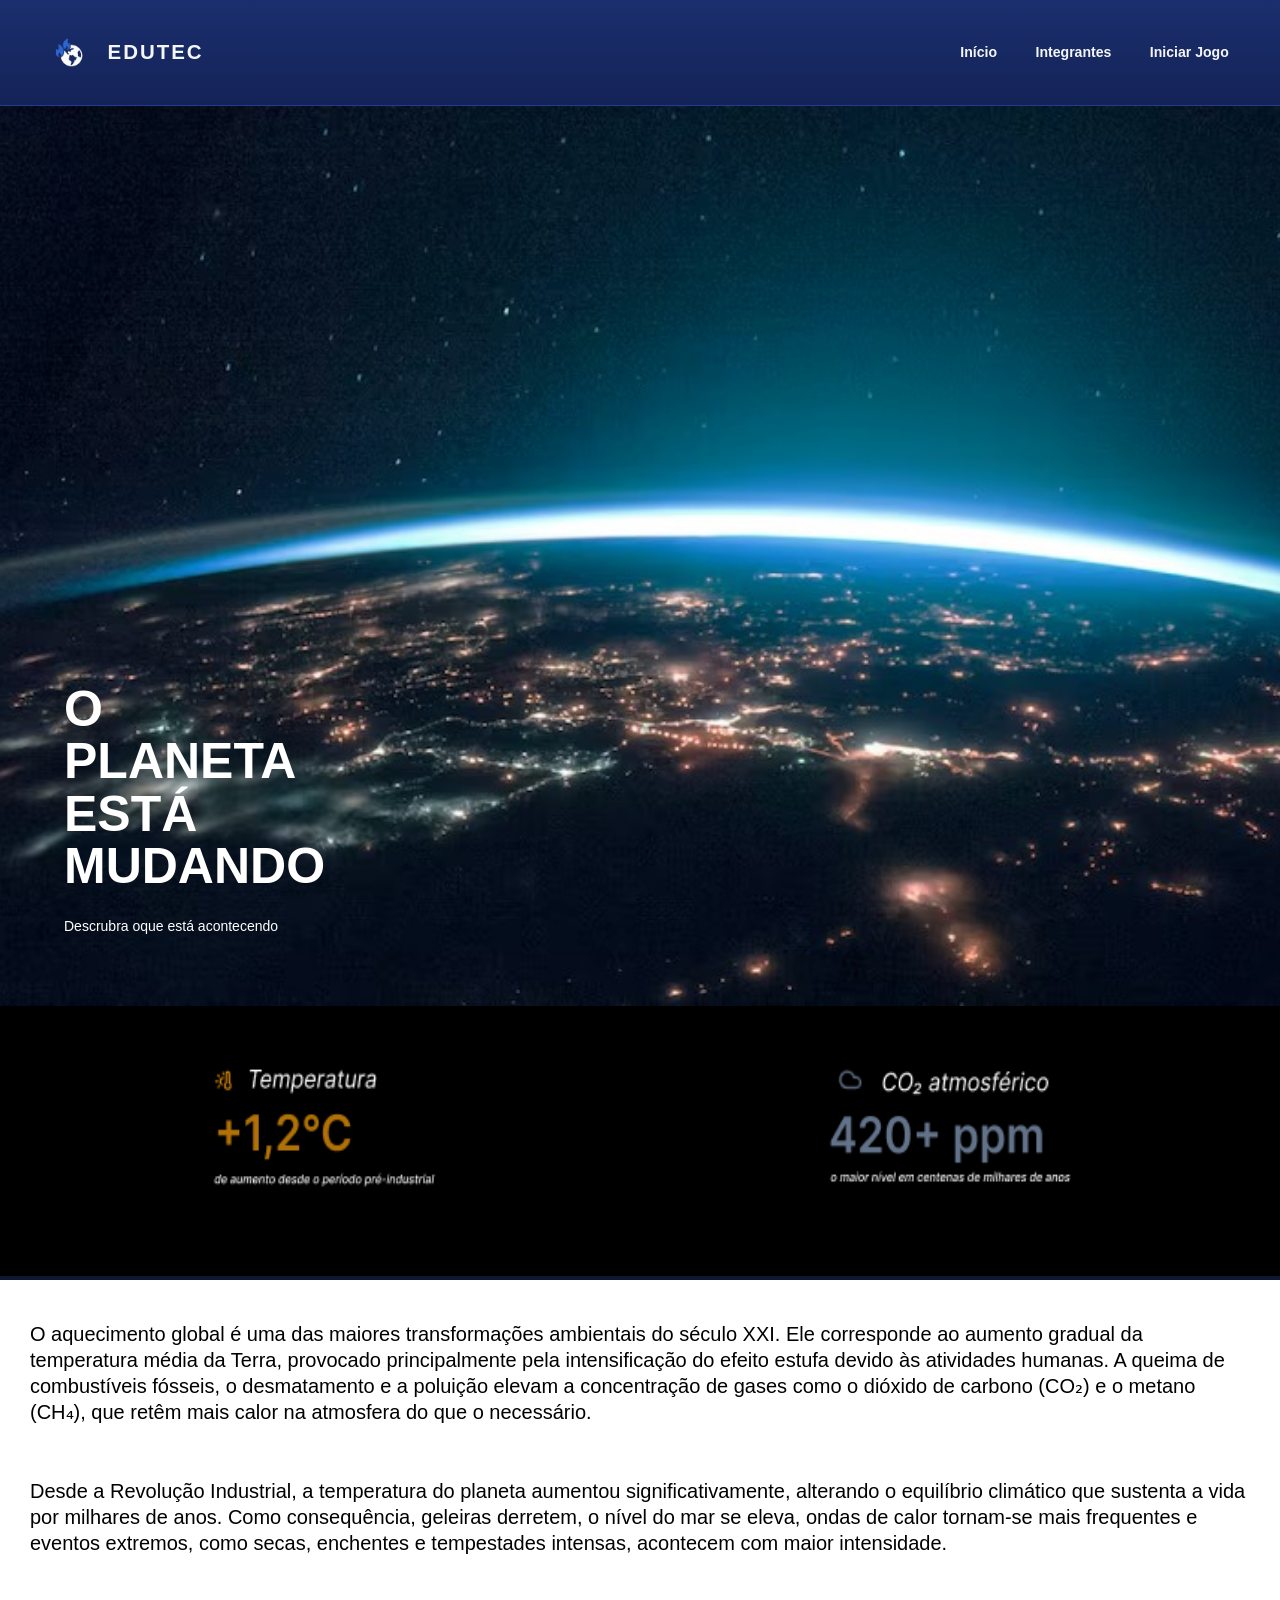
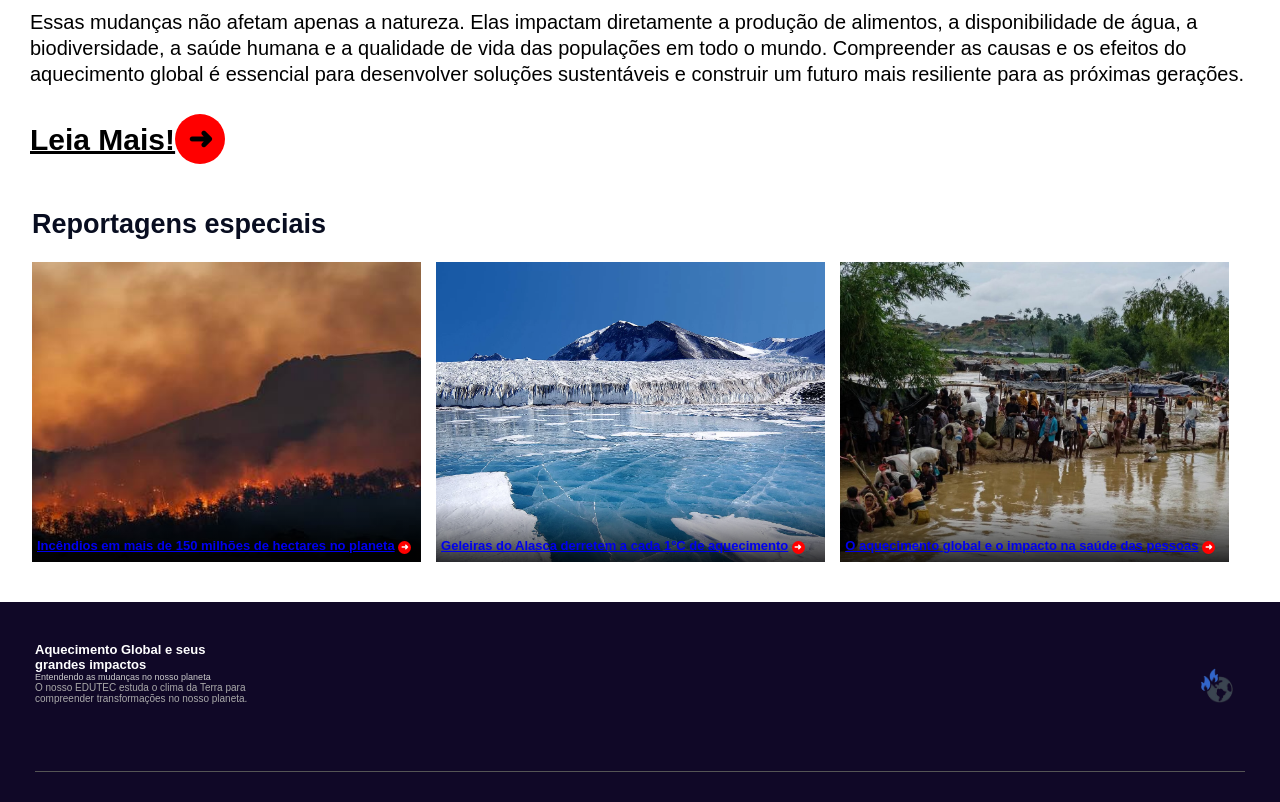
<file: index.html>
<!DOCTYPE html>
<html lang="pt-BR">
<head>
<meta charset="UTF-8">
<meta name="viewport" content="width=device-width, initial-scale=1.0">
<title>Início</title>
<link rel="stylesheet" href="style.css">
</head>
<body>

  <header>
    <div class="brand">
      <div class="header-icon">
        <img src="/imagens/logoedutec2.png" alt="Ícone Edutec">
      </div>
      <div class="logo-text">EDUTEC</div>
    </div>
    <nav>
      <a href="index.html">Início</a>
      <a href="participantes.html">Integrantes</a>
      <a href="jogo.html">Iniciar Jogo</a>
    </nav>
  </header>

  <section class="inicio">

<div class="conteudo">

<h1>O<br>PLANETA<br>ESTÁ<br>MUDANDO</h1>
  <p>Descrubra oque está acontecendo</p>
</div>


</section>


<div class="preto"> 
<img src="/imagens/foto4.png" alt="">
</div>

<section class="texto">
  <p><br>
    O aquecimento global é uma das maiores transformações ambientais do século XXI. 
        Ele corresponde ao aumento gradual da temperatura média da Terra, provocado principalmente 
        pela intensificação do efeito estufa devido às atividades humanas. A queima de combustíveis 
        fósseis, o desmatamento e a poluição elevam a concentração de gases como o dióxido de carbono 
        (CO₂) e o metano (CH₄), que retêm mais calor na atmosfera do que o necessário.
  </p><br>

  <p><br>
       Desde a Revolução Industrial, a temperatura do planeta aumentou significativamente, 
        alterando o equilíbrio climático que sustenta a vida por milhares de anos. Como consequência, 
        geleiras derretem, o nível do mar se eleva, ondas de calor tornam-se mais frequentes e eventos 
        extremos, como secas, enchentes e tempestades intensas, acontecem com maior intensidade.
    </p><br>

  <p><br>
    Essas mudanças não afetam apenas a natureza. Elas impactam diretamente a produção de alimentos, 
        a disponibilidade de água, a biodiversidade, a saúde humana e a qualidade de vida das populações 
        em todo o mundo. Compreender as causas e os efeitos do aquecimento global é essencial para 
        desenvolver soluções sustentáveis e construir um futuro mais resiliente para as próximas gerações.
  </p><br>

<a href="causas.html"><h1>Leia Mais!<span>➜</span></h1></a>




</section>
<section class="reportagens">
    <h2>Reportagens especiais</h2>

    <div class="cards">

        <div class="card">
            <img src="/imagens/fogo.png" alt="Incêndio">
            
            <div class="texto-card">
               <a href="https://oc.eco.br/incendios-ja-queimaram-150-milhoes-de-hectares-de-vegetacao-no-planeta-em-2026/">Incêndios em mais de 150 milhões de hectares no planeta</a>
                <span>➜</span>
            </div>
        </div>

        <div class="card">
            <img src="/imagens/antartida.webp" alt="Geleira">
            <div class="texto-card">
               <a href="https://www.uai.com.br/diversao/2026/03/27/geleiras-do-alasca-derretem-ate-tres-semanas-a-mais-a-cada-1c-de-aquecimento/">Geleiras do Alasca derretem a cada 1°C de aquecimento</a> 
                <span>➜</span>
            </div>
        </div>

        <div class="card">
            <img src="/imagens/comunidade.png" alt="Enchente">
            <div class="texto-card">
                <a href="https://www.msf.org.br/noticias/o-aquecimento-global-e-o-impacto-na-saude-das-pessoas-e-nos-servicos-de-saude/">O aquecimento global e o impacto na saúde das pessoas</a>
                <span>➜</span>
            </div>
        </div>

    </div>
</section>
<section class="impactos">
  <div>
    


<h2>Aquecimento Global e seus <br> grandes impactos  </h2>

<p class="subtitulo">Entendendo as mudanças no nosso planeta</p>

<p class="texto2">
  O nosso EDUTEC estuda o clima da Terra para compreender
            transformações no nosso planeta.</p>



  </div>
  <img class="logo" src="/imagens/logoedutec.jfif" alt="">
  
  <hr>

</section>
</body>
</html>
</file>
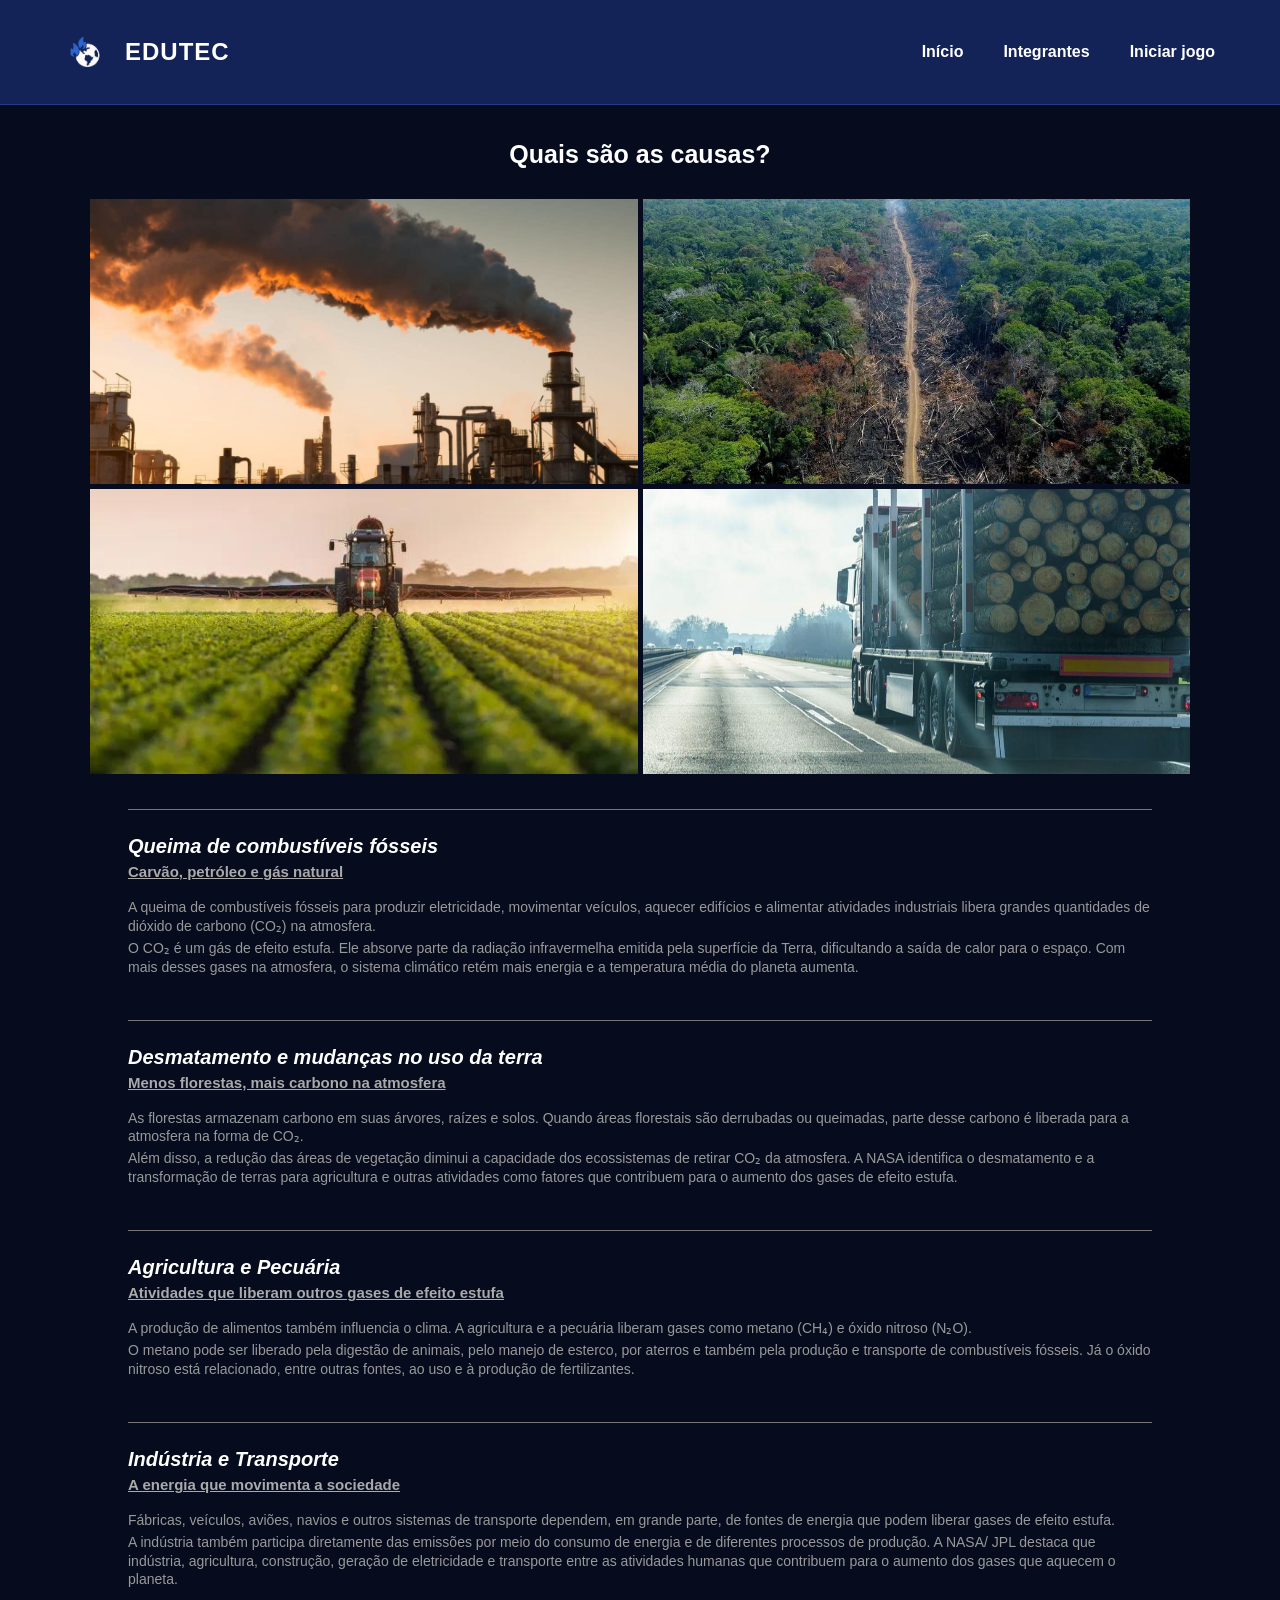
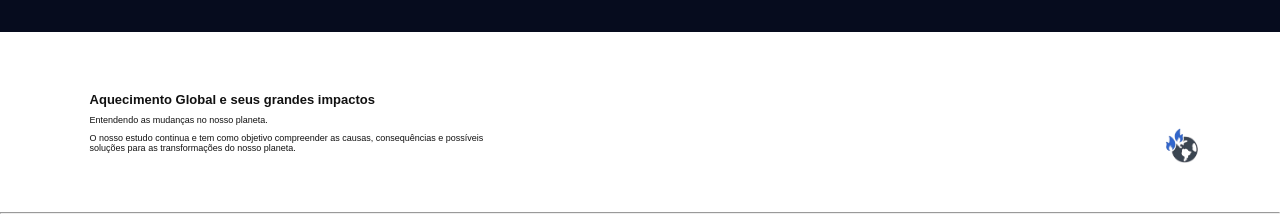
<file: causas.html>
<!DOCTYPE html>
<html lang="pt-br">
<head>
    <meta charset="UTF-8">
    <meta name="viewport" content="width=device-width, initial-scale=1.0">
    <title>EDUTEC - Quais são as causas?</title>

    <link rel="stylesheet" href="/causas.css">
</head>

<body>

    <header>
        
<div class="brand">

    <div class="header-icon">
        <img src="/imagens/logoedutec2.png" alt="Logo">
    </div>

    <div class="logo-text">
        EDUTEC
    </div>

</div>
        <nav>
            <a href="/index.html">Início</a>
            <a href="/participantes.html">Integrantes</a>
            <a href="jogo.html">Iniciar jogo</a>
        </nav>
    </header>


  
    <section class="causas">

        <h2>Quais são as causas?</h2>

        <div class="imagens">
            <img src="/imagens/fabrica.jpeg" alt="Queima de combustíveis fósseis">
            <img src="/imagens/floresta.jpeg   " alt="Desmatamento">
            <img src="/imagens/plantação.jpeg" alt="Agricultura">
            <img src="/imagens/caminhão.jpeg" alt="Indústria e transporte">
        </div>

    </section>


 
    <section class="texto">

        <article>
            <h2>Queima de combustíveis fósseis</h2>

            <h3>Carvão, petróleo e gás natural</h3>

            <p>
                A queima de combustíveis fósseis para produzir eletricidade,
                movimentar veículos, aquecer edifícios e alimentar atividades
                industriais libera grandes quantidades de dióxido de carbono
                (CO₂) na atmosfera.
            </p>

            <p>
                O CO₂ é um gás de efeito estufa. Ele absorve parte da radiação
                infravermelha emitida pela superfície da Terra, dificultando a
                saída de calor para o espaço. Com mais desses gases na atmosfera,
                o sistema climático retém mais energia e a temperatura média
                do planeta aumenta.
            </p>
        </article>

        <article>
            <h2>Desmatamento e mudanças no uso da terra</h2>

            <h3>Menos florestas, mais carbono na atmosfera</h3>

            <p>
                As florestas armazenam carbono em suas árvores, raízes e solos.
                Quando áreas florestais são derrubadas ou queimadas, parte desse
                carbono é liberada para a atmosfera na forma de CO₂.
            </p>

            <p>
                Além disso, a redução das áreas de vegetação diminui a capacidade
                dos ecossistemas de retirar CO₂ da atmosfera. A NASA identifica
                o desmatamento e a transformação de terras para agricultura e
                outras atividades como fatores que contribuem para o aumento dos
                gases de efeito estufa.
            </p>
        </article>


      
        <article>
            <h2>Agricultura e Pecuária</h2>

            <h3>Atividades que liberam outros gases de efeito estufa</h3>

            <p>
                A produção de alimentos também influencia o clima. A agricultura
                e a pecuária liberam gases como metano (CH₄) e óxido nitroso (N₂O).
            </p>

            <p>
                O metano pode ser liberado pela digestão de animais, pelo manejo
                de esterco, por aterros e também pela produção e transporte de
                combustíveis fósseis. Já o óxido nitroso está relacionado, entre
                outras fontes, ao uso e à produção de fertilizantes.
            </p>
        </article>


        <article>
            <h2>Indústria e Transporte</h2>

            <h3>A energia que movimenta a sociedade</h3>

            <p>
                Fábricas, veículos, aviões, navios e outros sistemas de transporte
                dependem, em grande parte, de fontes de energia que podem liberar
                gases de efeito estufa.
            </p>

            <p>
                A indústria também participa diretamente das emissões por meio do
                consumo de energia e de diferentes processos de produção.
                A NASA/ JPL destaca que indústria, agricultura, construção,
                geração de eletricidade e transporte entre as atividades humanas
                que contribuem para o aumento dos gases que aquecem o planeta.
            </p>
        </article>

    </section>



    <footer>

        <div>
            <h2>Aquecimento Global e seus grandes impactos</h2>

            <p>
                Entendendo as mudanças no nosso planeta.
            </p>

            <p>
                O nosso estudo continua e tem como objetivo compreender
                as causas, consequências e possíveis soluções para as
                transformações do nosso planeta.
            </p>
        </div>

        <div class="logo1"><img src="/imagens/logoedutec.jfif" alt="Logo"></div>  

    </footer>
<hr>

</body>
</html>
</file>
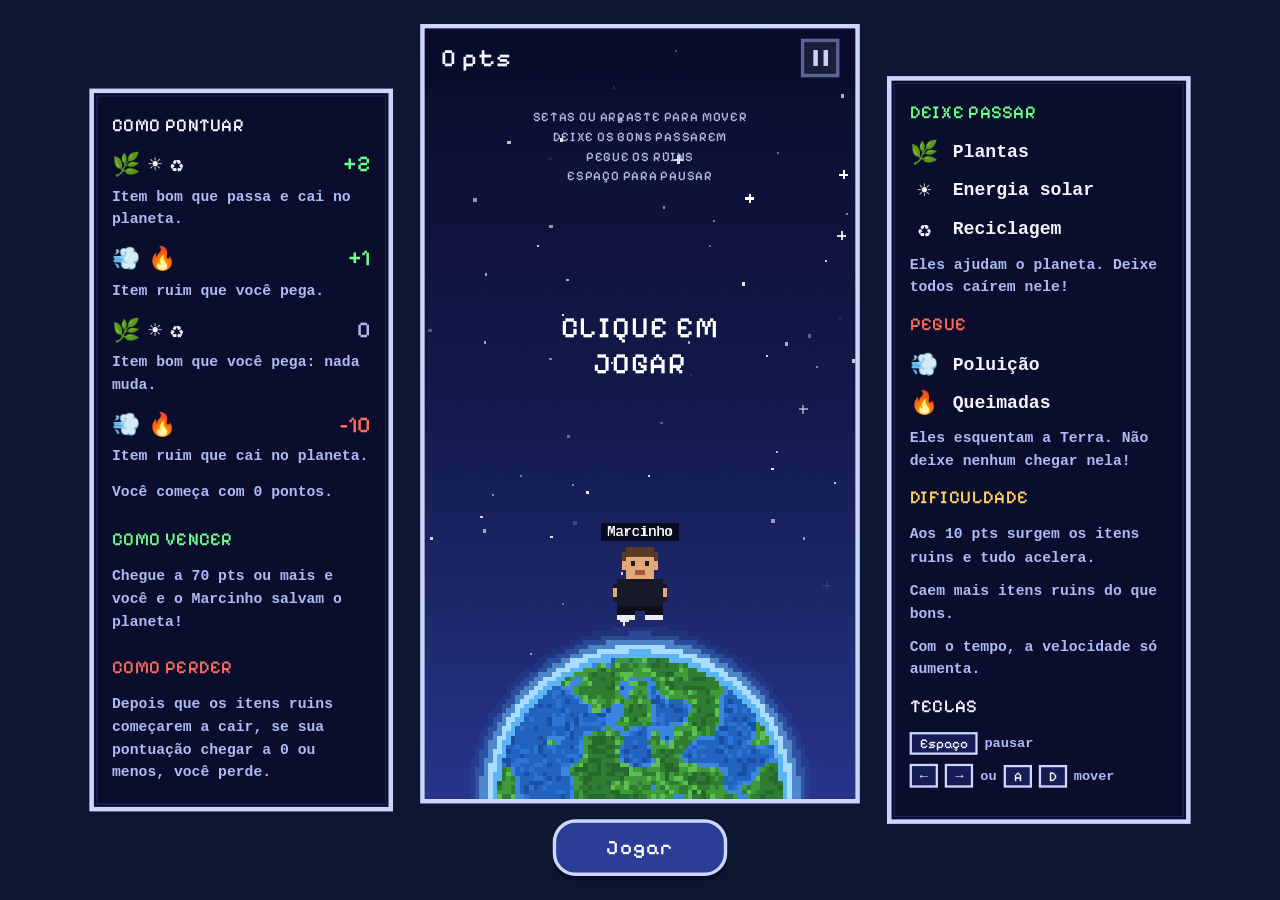
<file: game.html>
<!DOCTYPE html>
<html lang="pt-BR">
<head>
<meta charset="utf-8">
<meta name="viewport" content="width=device-width, initial-scale=1">
<title>Salve o Planeta</title>
<link rel="preconnect" href="https://fonts.googleapis.com">
<link rel="preconnect" href="https://fonts.gstatic.com" crossorigin>
<link href="https://fonts.googleapis.com/css2?family=Pixelify+Sans:wght@400..700&display=swap" rel="stylesheet">
<link rel="stylesheet" href="game.css">
</head>
<body>
<div class="viewport" id="viewport">
<main class="stage" id="stage">

  <!-- Caixa esquerda -->
  <aside class="panel" aria-label="Como pontuar">
    <h2 class="plain" style="margin-top:0">Como pontuar</h2>

    <div class="row"><span class="ico" aria-hidden="true">🌿☀️♻️</span><span class="pts good">+2</span></div>
    <p>Item bom que passa e cai no planeta.</p>

    <div class="row"><span class="ico" aria-hidden="true">💨🔥</span><span class="pts good">+1</span></div>
    <p>Item ruim que você pega.</p>

    <div class="row"><span class="ico" aria-hidden="true">🌿☀️♻️</span><span class="pts zero">0</span></div>
    <p>Item bom que você pega: nada muda.</p>

    <div class="row"><span class="ico" aria-hidden="true">💨🔥</span><span class="pts bad">-10</span></div>
    <p>Item ruim que cai no planeta.</p>

    <p class="tight">Você começa com 0 pontos.</p>

    <h2 class="good" style="margin-top:20px">Como vencer</h2>
    <p class="tight">Chegue a 70 pts ou mais e você e o Marcinho salvam o planeta!</p>

    <h2 class="bad">Como perder</h2>
    <p class="last">Depois que os itens ruins começarem a cair, se sua pontuação chegar a 0 ou menos, você perde.</p>
  </aside>

  <!-- Jogo -->
  <section class="game-col">
    <div class="game" id="game">
      <canvas id="c" width="380" height="680" aria-label="Área do jogo"></canvas>

      <div class="hud">
        <div class="score"><span id="score">0</span> pts</div>
        <button class="pause-btn" id="pauseBtn" type="button" aria-label="Pausar (Espaço)" title="Pausar (Espaço)"><i></i><i></i></button>
      </div>

      <div class="hint" id="hint">SETAS OU ARRASTE PARA MOVER<br>DEIXE OS BONS PASSAREM<br>PEGUE OS RUINS<br>ESPAÇO PARA PAUSAR</div>
      <div class="toast" id="toast" role="status" aria-live="polite"></div>

      <div class="overlay start" id="ovStart"><div class="title">Clique em<br>jogar</div></div>

      <div class="overlay dim" id="ovPause" hidden>
        <div class="title">Pausado</div>
        <div class="menu">
          <button class="btn" type="button" data-act="resume">Retomar</button>
          <button class="btn" type="button" data-act="restart">Reiniciar</button>
          <button class="btn" type="button" data-act="exit">Sair</button>
        </div>
      </div>

      <div class="overlay dim" id="ovOver" hidden>
        <div class="title" id="endTitle">Você perdeu</div>
        <div class="sub" id="endSub">Os itens ruins chegaram ao planeta.</div>
        <div class="menu">
          <button class="btn" type="button" data-act="restart">Reiniciar</button>
          <button class="btn" type="button" data-act="exit">Sair</button>
        </div>
      </div>
    </div>

    <button class="btn play" id="playBtn" type="button">Jogar</button>
  </section>

  <!-- Caixa direita -->
  <aside class="panel" aria-label="O que pegar e o que deixar passar">
    <h2 class="good" style="margin-top:0">Deixe passar</h2>
    <div class="row item"><span class="ico" aria-hidden="true">🌿</span>Plantas</div>
    <div class="row item"><span class="ico" aria-hidden="true">&#x2600;&#xFE0F;</span>Energia solar</div>
    <div class="row item"><span class="ico" aria-hidden="true">&#x267B;&#xFE0F;</span>Reciclagem</div>
    <p>Eles ajudam o planeta. Deixe todos caírem nele!</p>

    <h2 class="bad" style="margin-top:0">Pegue</h2>
    <div class="row item"><span class="ico" aria-hidden="true">💨</span>Poluição</div>
    <div class="row item"><span class="ico" aria-hidden="true">🔥</span>Queimadas</div>
    <p>Eles esquentam a Terra. Não deixe nenhum chegar nela!</p>

    <h2 class="warn" style="margin-top:0">Dificuldade</h2>
    <p class="tight">Aos 10 pts surgem os itens ruins e tudo acelera.</p>
    <p class="tight">Caem mais itens ruins do que bons.</p>
    <p>Com o tempo, a velocidade só aumenta.</p>

    <h2 class="plain" style="margin-top:0">Teclas</h2>
    <div class="keys"><kbd>Espaço</kbd> pausar</div>
    <div class="keys"><kbd>←</kbd><kbd>→</kbd> ou <kbd>A</kbd><kbd>D</kbd> mover</div>
  </aside>

</main>
</div>

<script src="game.js"></script>
</body>
</html>
</file>
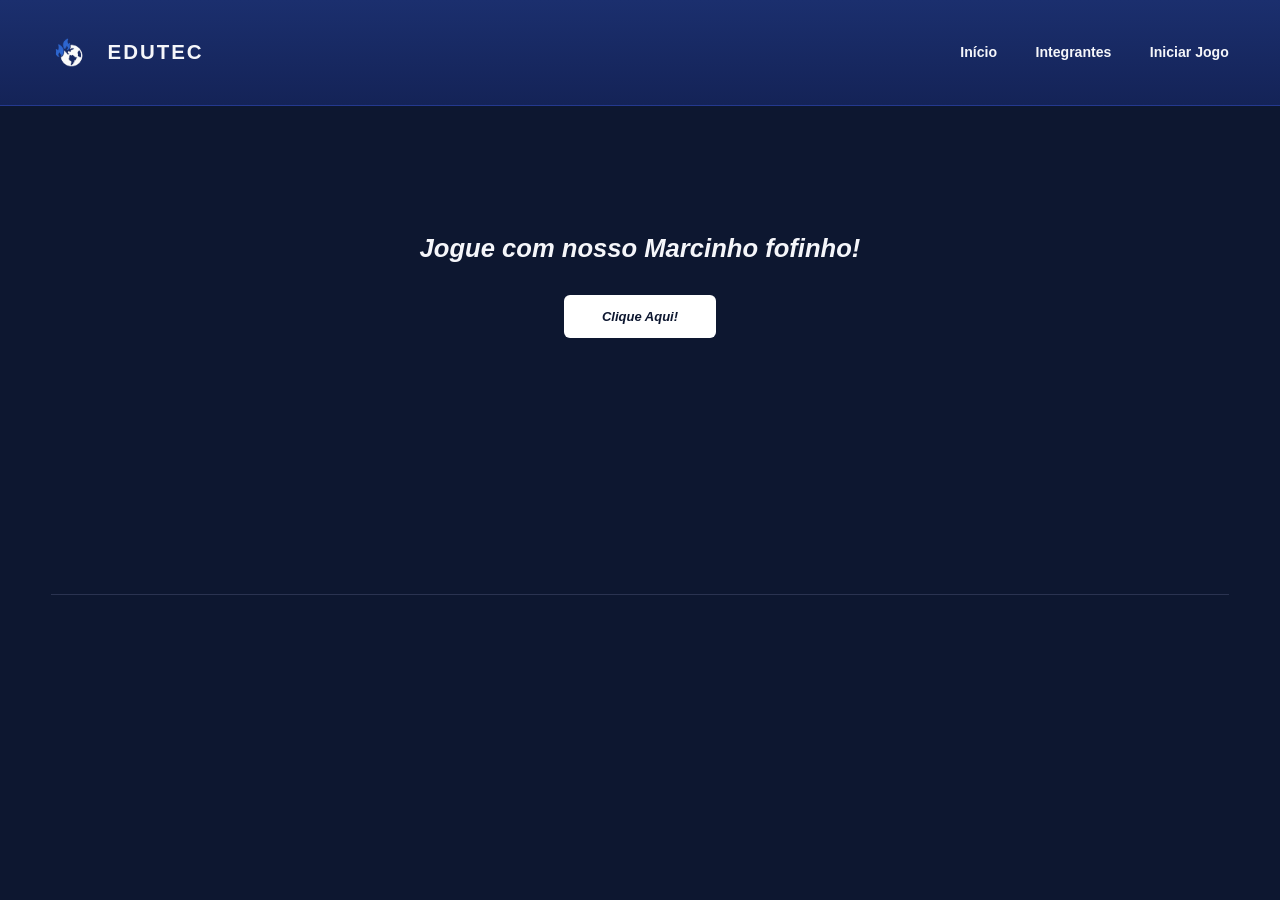
<file: jogo.html>
<!DOCTYPE html>
<html lang="pt-BR">
<head>
<meta charset="UTF-8">
<meta name="viewport" content="width=device-width, initial-scale=1.0">
<title>Jogo</title>
<link rel="stylesheet" href="style.css">
</head>
<body>

<header>
  <div class="brand">
    <div class="header-icon">
      <img src="/imagens/logoedutec2.png" alt="Ícone Edutec">
    </div>
    <div class="logo-text">EDUTEC</div>
  </div>
  <nav>
    <a href="index.html">Início</a>
    <a href="participantes.html">Integrantes</a>
    <a href="jogo.html">Iniciar Jogo</a>
  </nav>
</header>

  <section class="game-hero">
    <h2 class="game-title">Jogue com nosso Marcinho fofinho!</h2>
    <button class="btn-primary" type="button" onclick="window.location.href='game.html'">Clique Aqui!</button>
  </section>

  <hr class="game-divider">

</body>
</html>
</file>
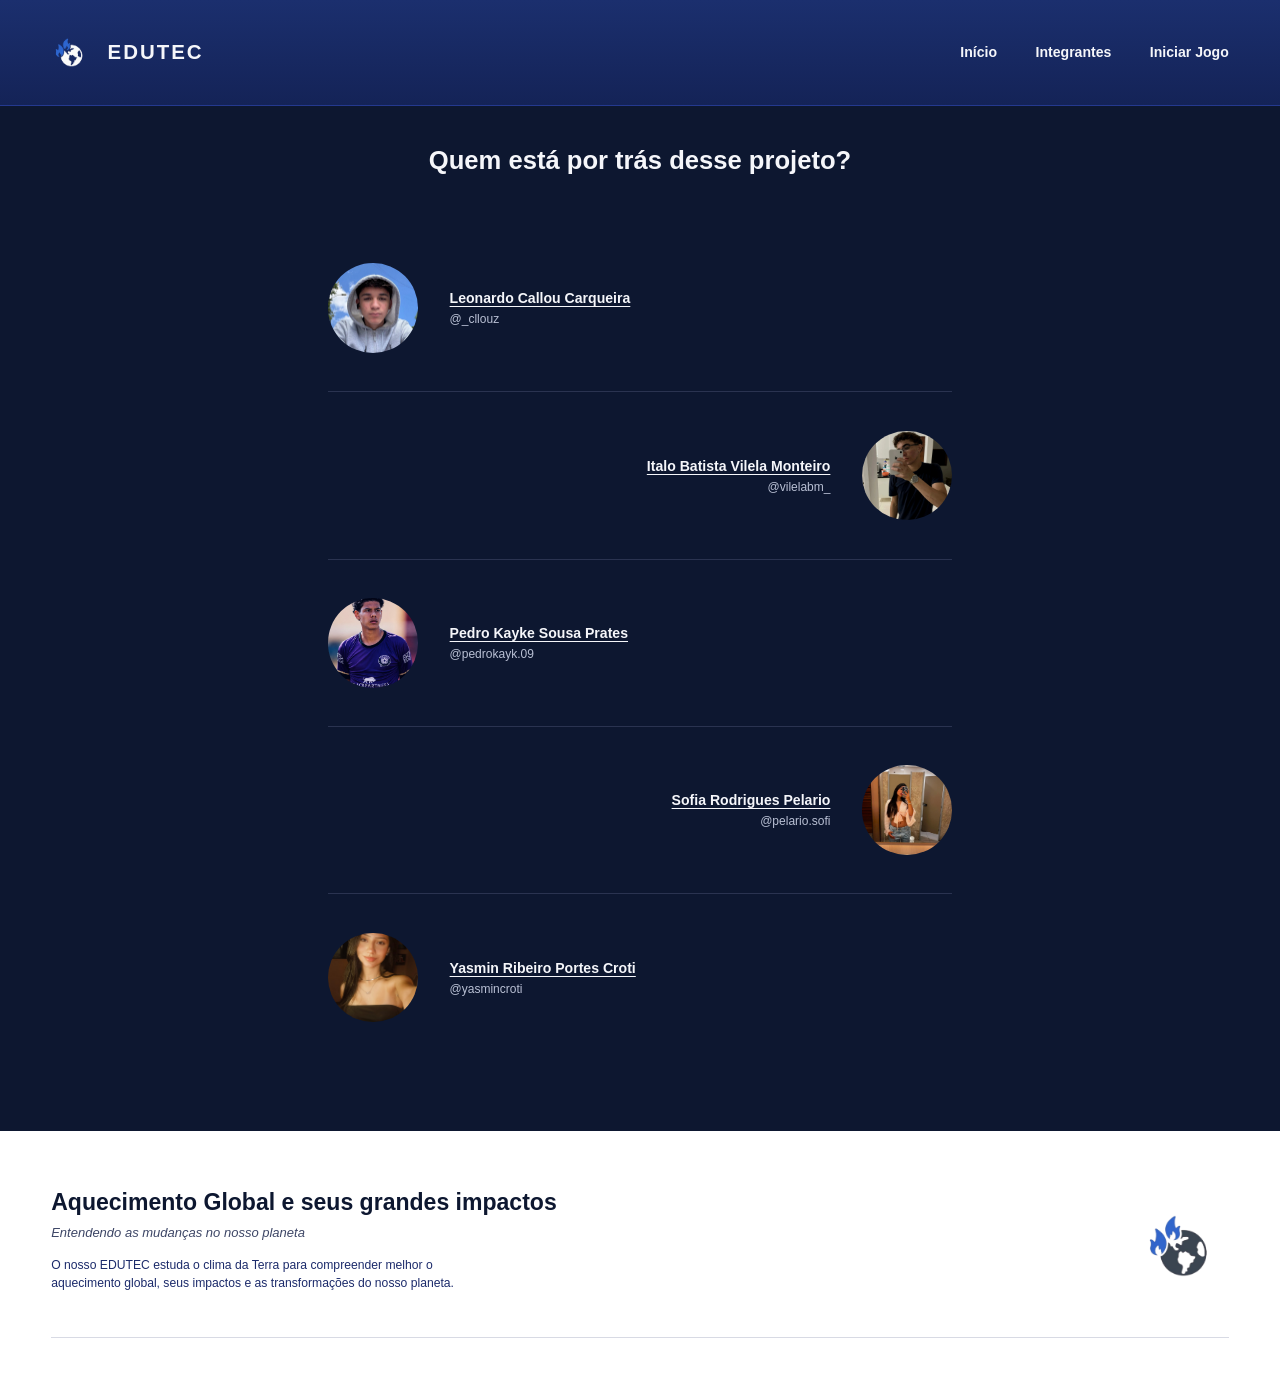
<file: participantes.html>
<!DOCTYPE html>
<html lang="pt-BR">
<head>
<meta charset="UTF-8">
<meta name="viewport" content="width=device-width, initial-scale=1.0">
<title>Participantes</title>
<link rel="stylesheet" href="style.css">
</head>
<body>

  <header>
  <div class="brand">
    <div class="header-icon">
      <img src="/imagens/logoedutec2.png" alt="Ícone Edutec">
    </div>
    <div class="logo-text">EDUTEC</div>
  </div>
  <nav>
    <a href="index.html">Início</a>
    <a href="participantes.html">Integrantes</a>
    <a href="jogo.html">Iniciar Jogo</a>
  </nav>
</header>

  <h1 class="page-title">Quem está por trás desse projeto?</h1>

  <section class="team">

    <div class="member">
      <div class="avatar">
        <img src="/imagens/callouimagem.jpeg" alt="Foto de Leonardo Callou Carqueira">
      </div>
      <div class="member-info">
        <h3>Leonardo Callou Carqueira</h3>
        <p>@_cllouz</p>
      </div>
    </div>

    <div class="member reverse">
      <div class="avatar">
        <img src="/imagens/italoimagem.jpg" alt="Foto de Italo Vilela">
      </div>
      <div class="member-info">
        <h3>Italo Batista Vilela Monteiro</h3>
        <p>@vilelabm_</p>
      </div>
    </div>

    <div class="member">
      <div class="avatar">
        <img src="/imagens/pkimagem.jpeg" alt="Foto de Pedro Kayke">
      </div>
      <div class="member-info">
        <h3>Pedro Kayke Sousa Prates</h3>
        <p>@pedrokayk.09</p>
      </div>
    </div>

    <div class="member reverse">
      <div class="avatar">
        <img src="/imagens/pelarioimagem.jpeg" alt="Foto de Sofia Pelario">
      </div>
      <div class="member-info">
        <h3>Sofia Rodrigues Pelario</h3>
        <p>@pelario.sofi</p>
      </div>
    </div>

    <div class="member">
      <div class="avatar">
        <img src="/imagens/yasminimagem.jpeg" alt="Foto de Yasmin Croti">
      </div>
      <div class="member-info">
        <h3>Yasmin Ribeiro Portes Croti</h3>
        <p>@yasmincroti</p>
      </div>
    </div>

  </section>

  <footer>
    <div class="footer-inner">
      <div class="footer-text">
        <h4>Aquecimento Global e seus grandes impactos</h4>
        <p class="footer-subtitle">Entendendo as mudanças no nosso planeta</p>
        <p class="footer-desc">O nosso EDUTEC estuda o clima da Terra para compreender melhor o aquecimento global, seus impactos e as transformações do nosso planeta.</p>
      </div>
      <div class="footer-icon">
        <img src="/imagens/logoedutec.jfif" alt="Ícone de aquecimento global">
      </div>
    </div>
    <hr class="footer-divider">
  </footer>

</body>
</html>
</file>
<file: style.css>
:root {
  --bg-dark: #0d1730;
  --bg-dark-2: #0a1226;
  --text-light: #f5f6fa;
  --text-muted: #b9c0d4;
  --divider: #2a3350;
  --accent: #3b5bfd;
}

* {
  margin: 0;
  padding: 0;
  box-sizing: border-box;
}

body {
  background-color: var(--bg-dark);
  font-family: 'Segoe UI', Arial, Helvetica, sans-serif;
  color: var(--text-light);
}

/* ===== HEADER ===== */
header {
  display: flex;
  align-items: center;
  justify-content: space-between;
  padding: clamp(22px, 2.5vw, 40px) clamp(24px, 4vw, 64px);
  background: linear-gradient(180deg, #1b2f6e 0%, #142357 100%);
  border-bottom: 1px solid #24398f;
}

.brand {
  display: flex;
  align-items: center;
  flex-wrap: nowrap;
  gap: clamp(10px, 1.2vw, 18px);
}

.logo-text {
  font-size: clamp(16px, 1.6vw, 26px);
  font-weight: 800;
  letter-spacing: 2px;
  color: var(--text-light);
  white-space: nowrap;
}

.header-icon {
  width: clamp(30px, 3.2vw, 56px);
  height: clamp(30px, 3.2vw, 56px);
  flex-shrink: 0;
}

.header-icon img {
  display: block;
  width: 100%;
  height: 100%;
  object-fit: contain;
}

nav {
  display: flex;
  gap: clamp(24px, 3vw, 48px);
}

nav a {
  color: var(--text-light);
  text-decoration: none;
  font-size: clamp(14px, 1.1vw, 19px);
  font-weight: 600;
  opacity: 1;
  transition: color 0.2s ease;
}

nav a:hover {
  color: #b9c8ff;
  text-decoration: underline;
}

/* ===== TITLE ===== */
.page-title {
  text-align: center;
  font-size: clamp(20px, 2vw, 30px);
  font-weight: 700;
  margin: 40px 0 50px;
}

/* ===== TEAM SECTION ===== */
.team {
  max-width: clamp(640px, 55vw, 980px);
  margin: 0 auto;
  padding: 0 40px 70px;
}

.member {
  display: flex;
  align-items: center;
  gap: clamp(20px, 2.5vw, 40px);
  padding: clamp(26px, 3vw, 44px) 0;
}

.member + .member {
  border-top: 1px solid var(--divider);
}

.member.reverse {
  flex-direction: row-reverse;
  text-align: right;
}

.avatar {
  flex-shrink: 0;
  width: clamp(64px, 7vw, 140px);
  height: clamp(64px, 7vw, 140px);
  border-radius: 50%;
  overflow: hidden;
  background-color: #1a2340;
}

.avatar img {
  width: 100%;
  height: 100%;
  object-fit: cover;
  display: block;
}

.member-info h3 {
  font-size: clamp(14px, 1.1vw, 19px);
  font-weight: 700;
  text-decoration: underline;
  text-underline-offset: 3px;
  margin-bottom: 6px;
}

.member-info p {
  font-size: clamp(12px, 0.9vw, 15px);
  color: var(--text-muted);
}

/* ===== FOOTER ===== */
footer {
  background-color: #ffffff;
  color: #0d1730;
  padding: clamp(32px, 4.5vw, 64px) clamp(24px, 4vw, 64px) clamp(24px, 3vw, 40px);
}

.footer-inner {
  display: flex;
  align-items: center;
  justify-content: space-between;
  gap: clamp(24px, 3vw, 48px);
}

.footer-text {
  max-width: 560px;
}

.footer-text h4 {
  font-size: clamp(18px, 1.8vw, 28px);
  font-weight: 800;
  line-height: 1.25;
  margin-bottom: 8px;
}

.footer-subtitle {
  font-style: italic;
  font-size: clamp(13px, 1vw, 16px);
  color: #3d4666;
  margin-bottom: 16px;
}

.footer-desc {
  font-size: clamp(12px, 0.95vw, 15px);
  color: #1c2b6b;
  line-height: 1.5;
  max-width: 440px;
}

.footer-icon {
  width: clamp(72px, 7vw, 120px);
  height: clamp(72px, 7vw, 120px);
  flex-shrink: 0;
}

.footer-icon img {
  width: 100%;
  height: 100%;
  object-fit: contain;
}

.footer-divider {
  border: none;
  border-top: 1px solid #d8dae4;
  margin-top: clamp(28px, 3.5vw, 48px);
}

/* ===== RESPONSIVE ===== */
@media (max-width: 480px) {
  header {
    padding: 18px 20px;
  }

  nav {
    gap: 16px;
  }

  .team {
    padding: 0 20px 50px;
  }

  .member,
  .member.reverse {
    flex-direction: column;
    text-align: center;
  }

  footer {
    padding: 24px 20px 20px;
  }

  .footer-inner {
    flex-direction: column;
    text-align: center;
  }
}

/* ===== JOGO ===== */
.game-hero {
  display: flex;
  flex-direction: column;
  align-items: center;
  justify-content: center;
  gap: clamp(20px, 3vw, 32px);
  text-align: center;
  padding: clamp(60px, 10vw, 130px) 20px clamp(160px, 20vw, 260px);
}

.game-title {
  font-size: clamp(18px, 2vw, 28px);
  font-weight: 800;
  font-style: italic;
}

.btn-primary {
  background-color: #ffffff;
  color: var(--bg-dark);
  border: none;
  padding: clamp(10px, 1.2vw, 14px) clamp(24px, 3vw, 40px);
  font-size: clamp(13px, 1vw, 16px);
  font-weight: 800;
  font-style: italic;
  border-radius: 6px;
  cursor: pointer;
  transition: transform 0.15s ease, box-shadow 0.15s ease;
}

.btn-primary:hover {
  transform: translateY(-2px);
  box-shadow: 0 8px 20px rgba(0, 0, 0, 0.35);
}

.game-divider {
  border: none;
  border-top: 1px solid var(--divider);
  margin: 0 clamp(24px, 4vw, 64px) clamp(24px, 4vw, 64px);
}

.inicio {
  height:100vh ;
  width: 100%;

background-image: url(/imagens/WhatsApp\ Image\ 2026-08-30\ at\ 08.49.01.jpeg);
background-size: cover;
background-position: center;
background-repeat:no-repeat;
 position: relative;
}

.conteudo {
  position: absolute;
  left: 5%;
  bottom: 8%;
  color: white;

}

.conteudo h1 {
  font-size: 50px;
  line-height: 1.05;
  margin: 0;
} 

.conteudo p {
  margin-top: 25px;
  font-size: 14px;
  
}

.preto img{

   height:30vh ;
  width: 100%;

background-size: cover;
background-position: center;
background-repeat:no-repeat;
 position: relative;
}

.texto{
  background-color: white;
  padding: 15px 30px;
  color: #000000;
  font-family: 'Segoe UI', Arial, Helvetica, sans-serif;
  font-size: 20px;
  line-height: 1.3;
}
.texto p{
  margin: 0 0 1px 0 ;
  
}
.texto h1{
  color: #000;
    font-weight: bold;
    text-decoration: underline;
}
.texto span{
      display: inline-flex;
    justify-content: center;
    align-items: center;
    width: 50px;
    height: 50px;
    border-radius: 60%;
    background-color: red;
    color: rgb(0, 0, 0);
    font-size: 30px;
    text-decoration: none;
    }

    .reportagens {
    padding: 30px 32px 40px;
    background-color: white;
}

.reportagens h2 {
    font-family: Arial, sans-serif;
    font-size: 27px;
    color: #080d20;
    margin-bottom: 22px;
}

.cards {
    display: flex;
    gap: 15px;
}

.card {
    position: relative;
    width: 32%;
    height: 300px;
    overflow: hidden;
}

.card img {
    width: 100%;
    height: 100%;
    object-fit: cover;
    display: block;
}

.texto-card {
    position: absolute;
    bottom: 0;
    left: 0;
    right: 0;

    padding: 35px 5px 8px;

    color: white;
    font-family: Arial, sans-serif;
    font-size: 13px;
    font-weight: bold;
    
    background: linear-gradient(
        transparent,
        rgba(0, 0, 0, 0.8)
    );
}

.texto-card span {
    display: inline-flex;
    align-items: center;
    justify-content: center;

    width: 13px;
    height: 13px;

    background-color: red;
    color: white;
    border-radius: 50%;

    font-size: 9px;
}

.impactos{
  background-color: #100827;
  height: 200px;
  padding: 40px 35px;
  position: relative;
  color: white;
}
.impactos h2 {
  font-size: 13px;
}

.subtitulo{
  font-size: 9px;
  color: #ccc;
}

.texto2 {
  font-size: 10px;
  color: #aaa;
  width: 230px;

}

.logo{
  width: 50px;
  position: absolute;
right: 35px;
top: 60px;
}

.impactos hr{

  position: absolute;
  bottom: 30px;
  left: 35px;
  right: 35px;
  border: none;
  border-top: 1px solid #555;
}
</file>
<file: causas.css>
* {
    margin: 0;
    padding: 0;
    box-sizing: border-box;
}

html, body {
    width: 100%;
    overflow-x: hidden;
}

body {
    background: #060c1e;
    color: white;
    font-family: Arial, sans-serif;
}





/* ===== HEADER ===== */

header {
    width: 100%;
    height: 105px;
    background: #142357;

    display: flex;
    align-items: center;
    justify-content: space-between;

    padding: 0 65px;

    border-bottom: 1px solid #24398f;
}

.brand {
    display: flex;
    align-items: center;
    gap: 20px;
}

.header-icon {
    width: 60px;
    height: 60px;
    flex-shrink: 0;
}

.header-icon img {
    width: 100%;
    height: 100%;
    object-fit: contain;
    display: block;
}

.logo-text {
    font-size: 24px;
    font-weight: 800;
    letter-spacing: 1px;
    color: white;
    white-space: nowrap;
}

nav {
    display: flex;
    align-items: center;
    gap: 40px;
}

nav a {
    color: white;
    text-decoration: none;
    font-size: 16px;
    font-weight: 600;
}

nav a:hover {
    text-decoration: underline;
}
/* TÍTULO E IMAGENS */

.causas {
    width: 100%;
    padding: 35px 7%;
}

.causas h2 {
    text-align: center;
    margin-bottom: 30px;
    font-size: 25px;
}

.imagens {
    width: 100%;
    display: grid;
    grid-template-columns: 1fr 1fr;
    gap: 5px;
}

.imagens img {
    width: 100%;
    height: 285px;
    object-fit: cover;
    display: block;
}


/* TEXTOS */

.texto {
    width: 80%;
    max-width: 1200px;
    margin: 0 auto;
}

article {
    border-top: 1px solid #777;
    padding: 25px 0 40px;
}

article h2 {
    font-size: 20px;
    font-style: italic;
    margin-bottom: 5px;
}

article h3 {
    color: #aaa;
    text-decoration: underline;
    font-size: 15px;
    margin-bottom: 18px;
}

article p {
    color: #999;
    font-size: 14px;
    line-height: 1.35;
    margin-bottom: 3px;
}


/* RODAPÉ */

footer {
    width: 100%;
    background: white;
    color: #111;

    min-height: 180px;
    padding: 35px 7%;

    display: flex;
    justify-content: space-between;
    align-items: center;
}

footer h2 {
    font-size: 13px;
}

footer p {
    font-size: 9px;
    max-width: 400px;
    margin-top: 8px;
}

.logo-final {
    font-size: 50px;
}


/* CELULAR */

@media (max-width: 700px) {

    header {
        padding: 0 15px;
    }

    nav {
        gap: 10px;
    }

    nav a {
        font-size: 12px;
    }

    .causas {
        padding: 30px 5%;
    }

    .imagens {
        grid-template-columns: 1fr;
    }

    .imagens img {
        height: 220px;
    }

    .texto {
        width: 85%;
    }

    footer {
        padding: 30px 5%;
    }
}


.logo1 img{
         width: 50px;
    position: absolute;
    right: 70px;

    
}

.hr {

  position: absolute;
  bottom: 70px;
  left: 50px;
  right: 60px;
  border: none;
  border-top: 9px solid #000000;
}

.brand {
    display: flex;
    align-items: center;
    gap: 15px;
}

.header-icon {
    width: 45px;
    height: 45px;
}

.header-icon img {
    width: 100%;
    height: 100%;
    object-fit: contain;
}
</file>
<file: game.css>
@charset "UTF-8";

:root{
  --bg:#0e1732;          /* cor de fundo da página (vinda da imagem enviada) */
  --panel:#0a0e2c;
  --line:#cdd6ff;
  --text:#f2f4ff;
  --muted:#aebaf5;
  --good:#6dff8a;
  --bad:#ff6b5b;
  --warn:#ffd166;
  --btn:#2b3d94;
  --btn-edge:#070b2a;
  --pix:'Pixelify Sans','Silkscreen','Courier New',monospace;
  --mono:'Courier New',Courier,monospace;
}
*{box-sizing:border-box}
[hidden]{display:none !important}
html{background:var(--bg)}
body{
  margin:0; min-height:100vh; background:var(--bg); color:var(--text);
  font-family:var(--mono); font-weight:700;
  display:flex; align-items:center; justify-content:center;
  padding:24px 16px;
}
.viewport{display:flex; align-items:center; justify-content:center}
/* Em telas largas o conjunto todo é reduzido para caber na janela, sem rolagem e com margem em volta */
body.fit{padding:0; overflow:hidden; height:100vh; min-height:0}
body.fit .viewport{position:fixed; inset:0}
body.fit .stage{transform-origin:center center}
button{font:inherit; color:inherit}
button:focus-visible{outline:3px solid var(--warn); outline-offset:3px}

.stage{display:flex; flex:none; align-items:center; justify-content:center; gap:24px}

/* ---------- Caixas laterais ---------- */
.panel{
  width:268px; flex:none;
  background:var(--panel); border:4px solid var(--line);
  box-shadow:inset 0 0 0 2px var(--panel), inset 0 0 0 3px #1c2560;
  padding:18px 16px 20px;
}
.panel h2{font-family:var(--pix); font-size:16px; letter-spacing:.06em; margin:0 0 14px; text-transform:uppercase}
.panel h2.good{color:var(--good)}
.panel h2.bad{color:var(--bad); margin-top:20px}
.panel h2.warn{color:var(--warn); margin-top:22px}
.panel h2.plain{margin-top:22px}
.row{display:flex; align-items:center; justify-content:space-between; margin-bottom:6px}
.row.item{justify-content:flex-start; gap:12px; font-size:16px; margin-bottom:9px}
.ico{font-size:20px; letter-spacing:.35em; white-space:nowrap}
.row.item .ico{letter-spacing:0; width:26px; text-align:center}
.pts{font-family:var(--pix); font-size:20px}
.pts.good{color:var(--good)}
.pts.bad{color:var(--bad)}
.pts.zero{color:var(--muted)}
.panel p{margin:0 0 12px; font-size:13px; line-height:1.55; color:var(--muted)}
.panel p.tight{margin-bottom:9px}
.panel p.last{margin-bottom:0}
.keys{display:flex; flex-wrap:wrap; gap:6px; align-items:center; font-size:12px; color:var(--muted); margin:0 0 8px}
.keys kbd{
  font-family:var(--pix); font-size:12px; color:var(--text);
  border:2px solid var(--line); background:#151d55; padding:1px 7px;
}

/* ---------- Área do jogo ---------- */
.game-col{display:flex; flex-direction:column; align-items:center; gap:14px}
.game{
  --u:1px;
  box-sizing:content-box;
  position:relative; overflow:hidden; background:#0a0e2c;
  border:4px solid var(--line);
  width:380px;
  aspect-ratio:380 / 680;
  touch-action:none; user-select:none; -webkit-user-select:none;
}
#c{display:block; width:100%; height:100%; image-rendering:pixelated; image-rendering:crisp-edges; image-rendering:pixelated}

.hud{
  position:absolute; left:0; right:0; top:0; z-index:10;
  height:calc(52 * var(--u)); padding:0 calc(14 * var(--u));
  display:flex; align-items:center; justify-content:space-between;
  background:rgba(8,12,40,.38);
}
.score{font-family:var(--pix); font-weight:600; font-size:calc(22 * var(--u)); letter-spacing:.04em}
.pause-btn{
  width:calc(34 * var(--u)); height:calc(34 * var(--u));
  display:flex; align-items:center; justify-content:center; gap:calc(5 * var(--u));
  background:rgba(255,255,255,.07); border:calc(3 * var(--u)) solid #5a6398; cursor:pointer; padding:0;
}
.pause-btn i{display:block; width:calc(4 * var(--u)); height:calc(14 * var(--u)); background:#c9d2ff}
.pause-btn.active{background:var(--btn); border-color:var(--line)}
.pause-btn:disabled{cursor:default}

.hint{
  position:absolute; left:0; right:0; top:calc(70 * var(--u)); z-index:3; text-align:center;
  font-family:var(--pix); font-size:calc(11.5 * var(--u)); line-height:1.5; letter-spacing:.06em;
  color:#c3ccf7; opacity:.9; pointer-events:none; transition:opacity .8s ease;
}
.hint.off{opacity:0}

.toast{
  position:absolute; left:50%; top:calc(150 * var(--u)); z-index:4; transform:translateX(-50%);
  font-family:var(--pix); font-size:calc(12 * var(--u)); letter-spacing:.05em; text-align:center;
  color:#ffc2b9; background:rgba(60,12,20,.82); border:calc(2 * var(--u)) solid var(--bad);
  padding:calc(7 * var(--u)) calc(12 * var(--u)); white-space:nowrap;
  opacity:0; pointer-events:none;
}
.toast.show{animation:toast 2.8s ease forwards}
@keyframes toast{0%{opacity:0; transform:translate(-50%,-6px)} 10%{opacity:1; transform:translate(-50%,0)} 85%{opacity:1} 100%{opacity:0}}

.overlay{
  position:absolute; inset:0; z-index:5;
  display:flex; flex-direction:column; align-items:center; justify-content:center;
  padding:calc(52 * var(--u)) calc(22 * var(--u)) 0;
}
.overlay.dim{background:rgba(5,7,24,.74)}
.overlay.start{pointer-events:none; padding-top:0; padding-bottom:calc(120 * var(--u))}
.title{
  font-family:var(--pix); font-weight:700; font-size:calc(26 * var(--u)); line-height:1.25;
  text-align:center; letter-spacing:.06em; color:#fff; text-transform:uppercase;
}
.sub{
  font-family:var(--pix); font-size:calc(12 * var(--u)); color:var(--muted);
  letter-spacing:.05em; margin-top:calc(10 * var(--u)); text-align:center;
}
.menu{display:flex; flex-direction:column; gap:calc(18 * var(--u)); margin-top:calc(34 * var(--u))}
.menu .btn{width:calc(208 * var(--u)); height:calc(46 * var(--u)); font-size:calc(17 * var(--u)); border-width:calc(3 * var(--u)); box-shadow:0 calc(4 * var(--u)) 0 var(--btn-edge)}

.btn{
  font-family:var(--pix); font-weight:600; letter-spacing:.05em; color:#fff;
  background:var(--btn); border:3px solid var(--line); cursor:pointer;
  transition:transform .08s ease, background .12s ease;
}
.btn:hover:not(:disabled){background:#3549b0}
.btn:active:not(:disabled){transform:translateY(2px)}
.btn.play{font-size:18px; padding:11px 44px; border-radius:20px; box-shadow:0 4px 0 var(--btn-edge)}
.btn:disabled{opacity:.45; cursor:default}

/* ---------- Telas menores ---------- */
@media (max-width:1020px){
  .stage{flex-direction:column; align-items:center; gap:18px}
  .game-col{order:-1}
  .panel{width:min(388px, calc(100vw - 32px))}
  .game{width:min(380px, calc(100vw - 40px), max(232px, calc((100vh - 130px) * .5588)))}
}
@supports (height:100dvh){
  @media (max-width:1020px){
    .game{width:min(380px, calc(100vw - 40px), max(232px, calc((100dvh - 130px) * .5588)))}
  }
}
/* peso médio na fonte pixel: o "2" não vira "8" e o "C" não vira "O" */
.panel h2, .pts, .score, .title, .sub, .hint, .toast, .btn, .keys kbd{font-weight:500}
@media (prefers-reduced-motion:reduce){
  .toast.show{animation-duration:.01s; animation-delay:2.6s}
  .hint{transition:none}
}
</file>
